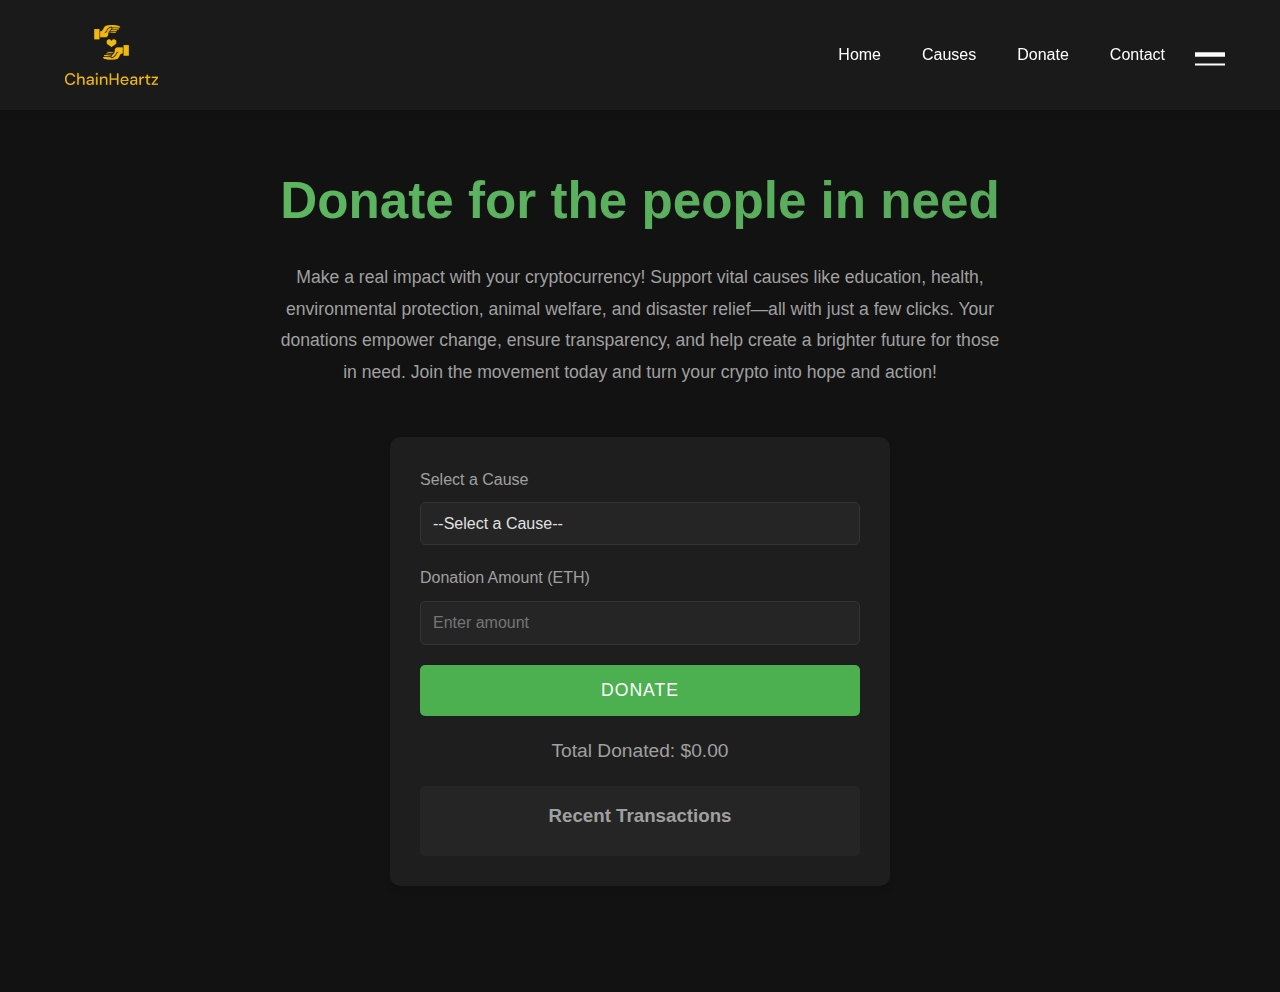
<file: index.html>
<!DOCTYPE html>
<html lang="en">
<head>
    <meta charset="UTF-8">
    <meta name="viewport" content="width=device-width, initial-scale=1.0">
    <title>ChainHeartz</title>
    <link href="styles.css" rel="stylesheet">
</head>
<body>
    <header class="header">
        <nav class="nav">
            <div class="logo-container">
                <img src="./Logo.png" alt="ChainHeartz" class="logo">
            </div>
            
            <div class="nav-links">
                <a href="#home">Home</a>
                <a href="causes.html">Causes</a>
                <a href="#donate">Donate</a>
                <a href="#contact">Contact</a>
            </div>
            
            <button class="hamburger-menu">
                <div class="hamburger-icon">
                    <span class="hamburger-line"></span>
                    <span class="hamburger-line"></span>
                    <span class="hamburger-line"></span>
                </div>
            </button>
        </nav>
    </header>

    <div class="modal" id="passwordModal">
        <div class="modal-content">
            <div class="modal-header">
                <h2>Enter Owner Password</h2>
                <button class="close-button" onclick="closePasswordModal()">&times;</button>
            </div>
            <div class="modal-body">
                <div class="password-input-container">
                    <div class="input-icon-wrapper">
                        <input 
                            type="password" 
                            id="ownerPassword" 
                            placeholder="Enter your password"
                            class="styled-input"
                        >
                        <span class="lock-icon">🔒</span>
                    </div>
                    <button class="submit-button" onclick="verifyPassword()">
                        <span class="button-text">Verify Access</span>
                        <span class="button-icon">→</span>
                    </button>
                </div>
                <p class="security-note">Please enter your owner password to access withdrawal functions.</p>
            </div>
        </div>
    </div>


    <div class="modal" id="withdrawModal">
        <div class="modal-content">
            <div class="modal-header">
                <h2>Withdraw Funds</h2>
                <button class="close-button" onclick="closeWithdrawModal()">&times;</button>
            </div>
            <div class="modal-body">
                <p>Current Balance: $<span id="currentBalance">0.00</span></p>
                <button class="modal-button" onclick="withdrawFunds()">Withdraw All Funds</button>
            </div>
        </div>
    </div>

    <main class="container">
        <h1 class="hero-heading">Donate for the people in need</h1>
        <p class="intro-text">Make a real impact with your cryptocurrency! Support vital causes like education, health, environmental protection, animal welfare, and disaster relief—all with just a few clicks. Your donations empower change, ensure transparency, and help create a brighter future for those in need. Join the movement today and turn your crypto into hope and action!</p>
        <div class="donation-card">
            <div class="form-group">
                <label for="causeSelect">Select a Cause</label>
                <select id="causeSelect" required>
                    <option value="">--Select a Cause--</option>
                    <option value="Education">Education</option>
                    <option value="Health">Health</option>
                    <option value="Environment">Environment</option>
                    <option value="Animal Welfare">Animal Welfare</option>
                    <option value="Natural Disaster Relief">Natural Disaster Relief</option>
                </select>
            </div>
            
            <div class="form-group">
                <label for="donationAmount">Donation Amount (ETH)</label>
                <input type="number" id="donationAmount" placeholder="Enter amount" min="0.1" step="0.01" required>
            </div>
            
            <button class="donate-btn" onclick="web3metaopen(); donate() ">Donate</button>
            
            <div id="totalDonated" class="total-donated">Total Donated: $0.00</div>
            
            <div class="transaction-log">
                <h3>Recent Transactions</h3>
                <div id="transactionList"></div>
            </div>
        </div>
    </main>

    <div class="loading-overlay" id="loadingOverlay">
        <div class="spinner"></div>
        <p>Processing donation...</p>
    </div>
    
    <div class="modal" id="thankYouModal">
        <div class="modal-content">
            <div class="modal-header">
                <h2>Thank You for Your Donation!</h2>
                <button class="close-button" onclick="closeModal()">&times;</button>
            </div>
            <div class="modal-body">
                <p id="modalMessage"></p>
                <p id="transactionCode" class="transaction-code"></p>
            </div>
            <button class="modal-button" onclick="closeModal()">Close</button>
        </div>
    </div>

    <footer>
        <p>&copy; 2024 Crypto Donation Platform. All rights reserved.</p>
    </footer>

    <script src="script.js"></script>
</body>
</html>
</file>
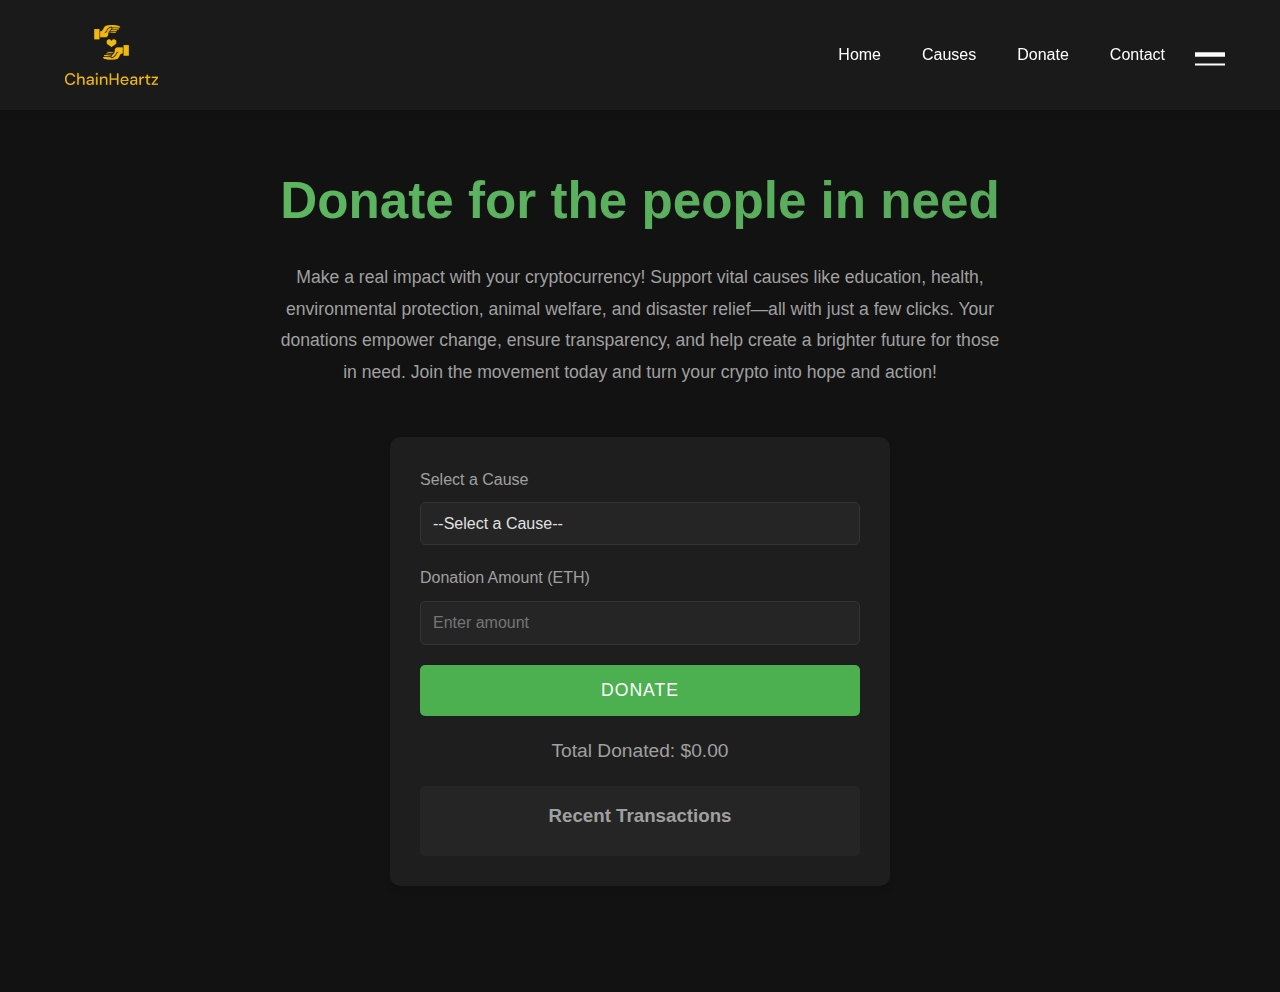
<file: CharityDApp/index.html>
<!DOCTYPE html>
<html lang="en">
<head>
    <meta charset="UTF-8">
    <meta name="viewport" content="width=device-width, initial-scale=1.0">
    <title>ChainHeartz</title>
    <link href="styles.css" rel="stylesheet">
</head>
<body>
    <header class="header">
        <nav class="nav">
            <div class="logo-container">
                <img src="media/Logo.png" alt="ChainHeartz" class="logo">
            </div>
            
            <div class="nav-links">
                <a href="#home">Home</a>
                <a href="causes.html">Causes</a>
                <a href="#donate">Donate</a>
                <a href="#contact">Contact</a>
            </div>
            
            <button class="hamburger-menu">
                <div class="hamburger-icon">
                    <span class="hamburger-line"></span>
                    <span class="hamburger-line"></span>
                    <span class="hamburger-line"></span>
                </div>
            </button>
        </nav>
    </header>

    <div class="modal" id="passwordModal">
        <div class="modal-content">
            <div class="modal-header">
                <h2>Enter Owner Password</h2>
                <button class="close-button" onclick="closePasswordModal()">&times;</button>
            </div>
            <div class="modal-body">
                <div class="password-input-container">
                    <div class="input-icon-wrapper">
                        <input 
                            type="password" 
                            id="ownerPassword" 
                            placeholder="Enter your password"
                            class="styled-input"
                        >
                        <span class="lock-icon">🔒</span>
                    </div>
                    <button class="submit-button" onclick="verifyPassword()">
                        <span class="button-text">Verify Access</span>
                        <span class="button-icon">→</span>
                    </button>
                </div>
                <p class="security-note">Please enter your owner password to access withdrawal functions.</p>
            </div>
        </div>
    </div>


    <div class="modal" id="withdrawModal">
        <div class="modal-content">
            <div class="modal-header">
                <h2>Withdraw Funds</h2>
                <button class="close-button" onclick="closeWithdrawModal()">&times;</button>
            </div>
            <div class="modal-body">
                <p>Current Balance: $<span id="currentBalance">0.00</span></p>
                <button class="modal-button" onclick="withdrawFunds()">Withdraw All Funds</button>
            </div>
        </div>
    </div>

    <main class="container">
        <h1 class="hero-heading">Donate for the people in need</h1>
        <p class="intro-text">Make a real impact with your cryptocurrency! Support vital causes like education, health, environmental protection, animal welfare, and disaster relief—all with just a few clicks. Your donations empower change, ensure transparency, and help create a brighter future for those in need. Join the movement today and turn your crypto into hope and action!</p>
        <div class="donation-card">
            <div class="form-group">
                <label for="causeSelect">Select a Cause</label>
                <select id="causeSelect" required>
                    <option value="">--Select a Cause--</option>
                    <option value="Education">Education</option>
                    <option value="Health">Health</option>
                    <option value="Environment">Environment</option>
                    <option value="Animal Welfare">Animal Welfare</option>
                    <option value="Natural Disaster Relief">Natural Disaster Relief</option>
                </select>
            </div>
            
            <div class="form-group">
                <label for="donationAmount">Donation Amount (ETH)</label>
                <input type="number" id="donationAmount" placeholder="Enter amount" min="0.1" step="0.01" required>
            </div>
            
            <button class="donate-btn" onclick="donate()">Donate</button>
            
            <div id="totalDonated" class="total-donated">Total Donated: $0.00</div>
            
            <div class="transaction-log">
                <h3>Recent Transactions</h3>
                <div id="transactionList"></div>
            </div>
        </div>
    </main>

    <div class="loading-overlay" id="loadingOverlay">
        <div class="spinner"></div>
        <p>Processing donation...</p>
    </div>
    
    <div class="modal" id="thankYouModal">
        <div class="modal-content">
            <div class="modal-header">
                <h2>Thank You for Your Donation!</h2>
                <button class="close-button" onclick="closeModal()">&times;</button>
            </div>
            <div class="modal-body">
                <p id="modalMessage"></p>
                <p id="transactionCode" class="transaction-code"></p>
            </div>
            <button class="modal-button" onclick="closeModal()">Close</button>
        </div>
    </div>

    <footer>
        <p>&copy; 2024 Crypto Donation Platform. All rights reserved.</p>
    </footer>

    <script src="script.js"></script>
</body>
</html>
</file>
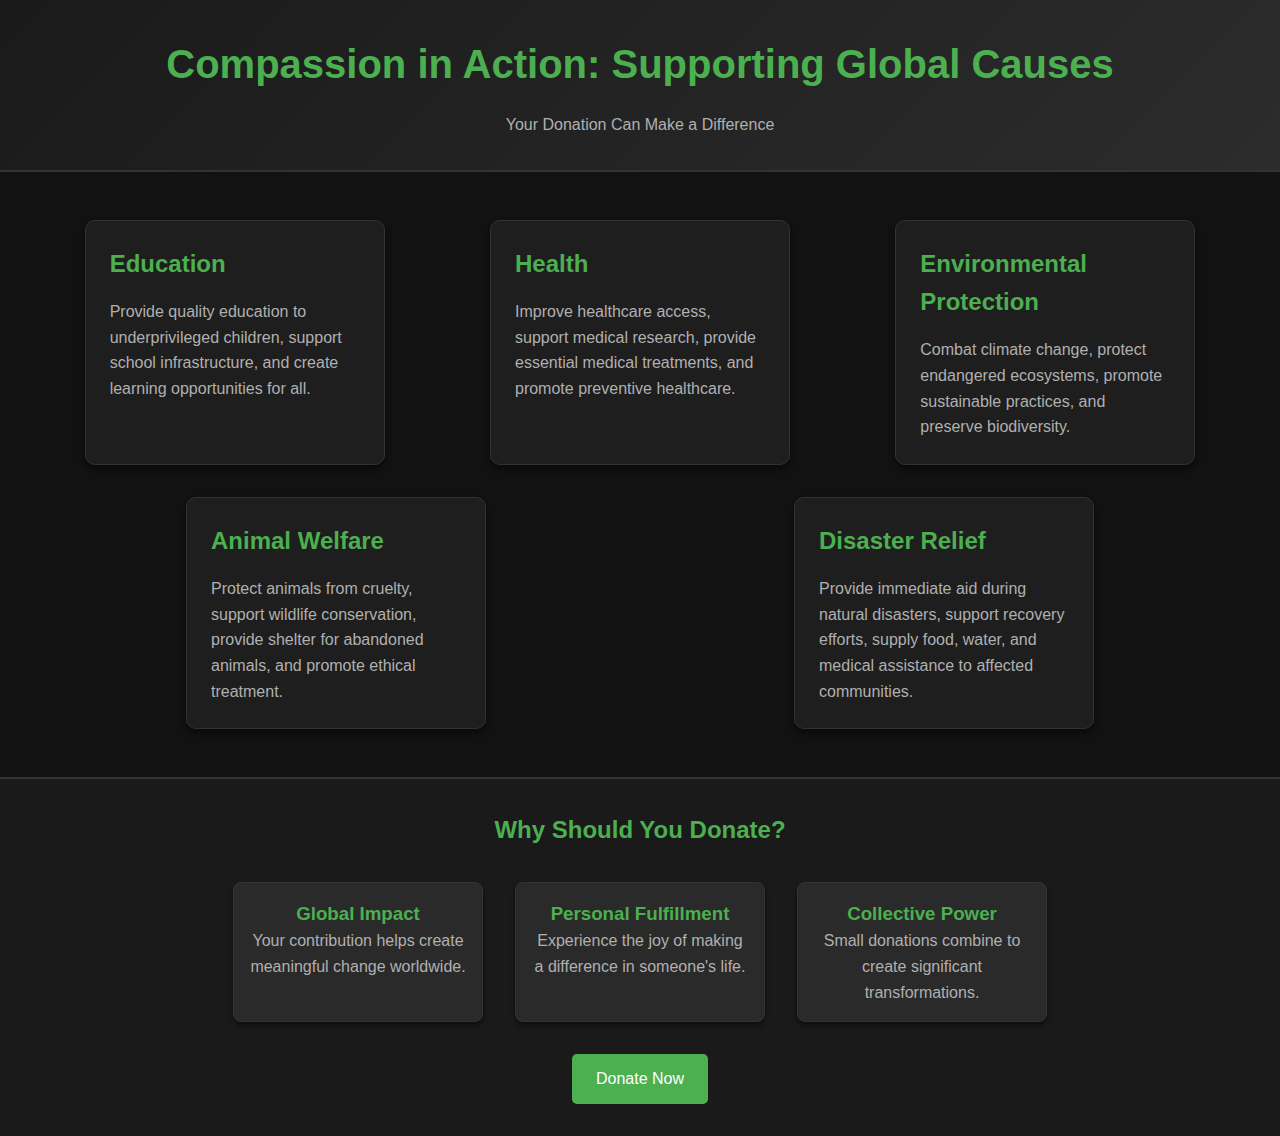
<file: causes.html>
<!DOCTYPE html>
<html lang="en">
<head>
    <meta charset="UTF-8">
    <meta name="viewport" content="width=device-width, initial-scale=1.0">
    <title>Compassion in Action: Supporting Global Causes</title>
    <style>
        /* Dark Theme Global Styles */
        * {
            margin: 0;
            padding: 0;
            box-sizing: border-box;
        }

        body {
            font-family: 'Arial', sans-serif;
            line-height: 1.6;
            background-color: #121212;
            color: #e0e0e0;
        }

        /* Header Styles */
        .header {
            background: linear-gradient(135deg, #1a1a1a, #2c2c2c);
            color: #ffffff;
            text-align: center;
            padding: 2rem;
            border-bottom: 2px solid #333;
        }

        .header h1 {
            font-size: 2.5rem;
            margin-bottom: 1rem;
            color: #4CAF50;
        }

        /* Cause Sections */
        .causes-container {
            display: flex;
            flex-wrap: wrap;
            justify-content: space-around;
            padding: 2rem;
        }

        .cause-card {
            background-color: #1e1e1e;
            border-radius: 10px;
            box-shadow: 0 4px 6px rgba(0,0,0,0.5);
            margin: 1rem;
            padding: 1.5rem;
            width: 300px;
            transition: transform 0.3s ease;
            border: 1px solid #333;
        }

        .cause-card:hover {
            transform: scale(1.05);
            background-color: #2a2a2a;
        }

        .cause-card h2 {
            color: #4CAF50;
            margin-bottom: 1rem;
        }

        /* Donation Section */
        .donation-section {
            background-color: #1a1a1a;
            text-align: center;
            padding: 2rem;
            border-top: 2px solid #333;
        }

        .donation-section h2 {
            color: #4CAF50;
            margin-bottom: 1rem;
        }

        .donation-reasons {
            display: flex;
            justify-content: center;
            flex-wrap: wrap;
        }

        .reason-card {
            background-color: #2a2a2a;
            border-radius: 8px;
            margin: 1rem;
            padding: 1rem;
            width: 250px;
            box-shadow: 0 3px 5px rgba(0,0,0,0.5);
            border: 1px solid #333;
        }

        /* Button Styles */
        .donate-button {
            background-color: #4CAF50;
            color: white;
            border: none;
            padding: 12px 24px;
            border-radius: 5px;
            cursor: pointer;
            transition: all 0.3s ease;
            font-size: 1rem;
            text-decoration: none;
            display: inline-block;
            margin-top: 1rem;
        }

        .donate-button:hover {
            background-color: #45a049;
            transform: scale(1.05);
        }

        /* Responsive Design */
        @media (max-width: 768px) {
            .causes-container, .donation-reasons {
                flex-direction: column;
                align-items: center;
            }
        }

        /* Text Styles */
        p {
            color: #b0b0b0;
        }

        h3 {
            color: #4CAF50;
        }
    </style>
</head>
<body>
    <!-- Header Section -->
    <header class="header">
        <h1>Compassion in Action: Supporting Global Causes</h1>
        <p>Your Donation Can Make a Difference</p>
    </header>

    <!-- Causes Section -->
    <div class="causes-container">
        <!-- Education Cause -->
        <div class="cause-card">
            <h2>Education</h2>
            <p>Provide quality education to underprivileged children, support school infrastructure, and create learning opportunities for all.</p>
        </div>

        <!-- Health Cause -->
        <div class="cause-card">
            <h2>Health</h2>
            <p>Improve healthcare access, support medical research, provide essential medical treatments, and promote preventive healthcare.</p>
        </div>

        <!-- Environmental Protection -->
        <div class="cause-card">
            <h2>Environmental Protection</h2>
            <p>Combat climate change, protect endangered ecosystems, promote sustainable practices, and preserve biodiversity.</p>
        </div>

        <!-- Animal Welfare -->
        <div class="cause-card">
            <h2>Animal Welfare</h2>
            <p>Protect animals from cruelty, support wildlife conservation, provide shelter for abandoned animals, and promote ethical treatment.</p>
        </div>

        <!-- Disaster Relief -->
        <div class="cause-card">
            <h2>Disaster Relief</h2>
            <p>Provide immediate aid during natural disasters, support recovery efforts, supply food, water, and medical assistance to affected communities.</p>
        </div>
    </div>

    <!-- Donation Section -->
    <section class="donation-section">
        <h2>Why Should You Donate?</h2>
        <div class="donation-reasons">
            <div class="reason-card">
                <h3>Global Impact</h3>
                <p>Your contribution helps create meaningful change worldwide.</p>
            </div>
            <div class="reason-card">
                <h3>Personal Fulfillment</h3>
                <p>Experience the joy of making a difference in someone's life.</p>
            </div>
            <div class="reason-card">
                <h3>Collective Power</h3>
                <p>Small donations combine to create significant transformations.</p>
            </div>
        </div>
        <a href="index.html" class="donate-button">Donate Now</a>
    </section>
</body>
</html>
</file>
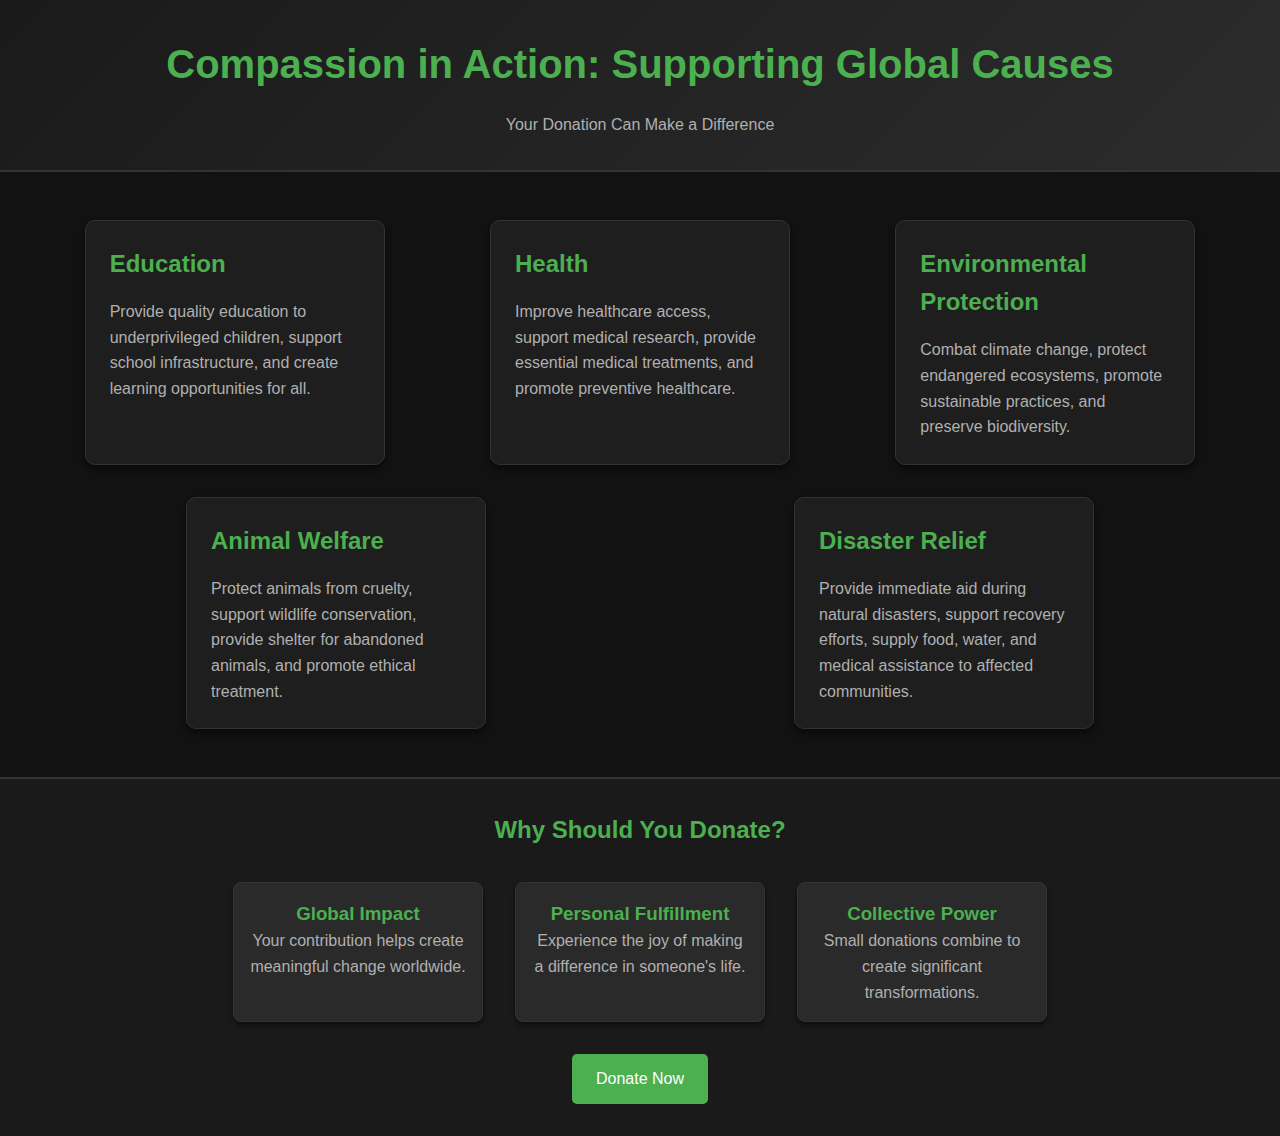
<file: CharityDApp/causes.html>
<!DOCTYPE html>
<html lang="en">
<head>
    <meta charset="UTF-8">
    <meta name="viewport" content="width=device-width, initial-scale=1.0">
    <title>Compassion in Action: Supporting Global Causes</title>
    <style>
        /* Dark Theme Global Styles */
        * {
            margin: 0;
            padding: 0;
            box-sizing: border-box;
        }

        body {
            font-family: 'Arial', sans-serif;
            line-height: 1.6;
            background-color: #121212;
            color: #e0e0e0;
        }

        /* Header Styles */
        .header {
            background: linear-gradient(135deg, #1a1a1a, #2c2c2c);
            color: #ffffff;
            text-align: center;
            padding: 2rem;
            border-bottom: 2px solid #333;
        }

        .header h1 {
            font-size: 2.5rem;
            margin-bottom: 1rem;
            color: #4CAF50;
        }

        /* Cause Sections */
        .causes-container {
            display: flex;
            flex-wrap: wrap;
            justify-content: space-around;
            padding: 2rem;
        }

        .cause-card {
            background-color: #1e1e1e;
            border-radius: 10px;
            box-shadow: 0 4px 6px rgba(0,0,0,0.5);
            margin: 1rem;
            padding: 1.5rem;
            width: 300px;
            transition: transform 0.3s ease;
            border: 1px solid #333;
        }

        .cause-card:hover {
            transform: scale(1.05);
            background-color: #2a2a2a;
        }

        .cause-card h2 {
            color: #4CAF50;
            margin-bottom: 1rem;
        }

        /* Donation Section */
        .donation-section {
            background-color: #1a1a1a;
            text-align: center;
            padding: 2rem;
            border-top: 2px solid #333;
        }

        .donation-section h2 {
            color: #4CAF50;
            margin-bottom: 1rem;
        }

        .donation-reasons {
            display: flex;
            justify-content: center;
            flex-wrap: wrap;
        }

        .reason-card {
            background-color: #2a2a2a;
            border-radius: 8px;
            margin: 1rem;
            padding: 1rem;
            width: 250px;
            box-shadow: 0 3px 5px rgba(0,0,0,0.5);
            border: 1px solid #333;
        }

        /* Button Styles */
        .donate-button {
            background-color: #4CAF50;
            color: white;
            border: none;
            padding: 12px 24px;
            border-radius: 5px;
            cursor: pointer;
            transition: all 0.3s ease;
            font-size: 1rem;
            text-decoration: none;
            display: inline-block;
            margin-top: 1rem;
        }

        .donate-button:hover {
            background-color: #45a049;
            transform: scale(1.05);
        }

        /* Responsive Design */
        @media (max-width: 768px) {
            .causes-container, .donation-reasons {
                flex-direction: column;
                align-items: center;
            }
        }

        /* Text Styles */
        p {
            color: #b0b0b0;
        }

        h3 {
            color: #4CAF50;
        }
    </style>
</head>
<body>
    <!-- Header Section -->
    <header class="header">
        <h1>Compassion in Action: Supporting Global Causes</h1>
        <p>Your Donation Can Make a Difference</p>
    </header>

    <!-- Causes Section -->
    <div class="causes-container">
        <!-- Education Cause -->
        <div class="cause-card">
            <h2>Education</h2>
            <p>Provide quality education to underprivileged children, support school infrastructure, and create learning opportunities for all.</p>
        </div>

        <!-- Health Cause -->
        <div class="cause-card">
            <h2>Health</h2>
            <p>Improve healthcare access, support medical research, provide essential medical treatments, and promote preventive healthcare.</p>
        </div>

        <!-- Environmental Protection -->
        <div class="cause-card">
            <h2>Environmental Protection</h2>
            <p>Combat climate change, protect endangered ecosystems, promote sustainable practices, and preserve biodiversity.</p>
        </div>

        <!-- Animal Welfare -->
        <div class="cause-card">
            <h2>Animal Welfare</h2>
            <p>Protect animals from cruelty, support wildlife conservation, provide shelter for abandoned animals, and promote ethical treatment.</p>
        </div>

        <!-- Disaster Relief -->
        <div class="cause-card">
            <h2>Disaster Relief</h2>
            <p>Provide immediate aid during natural disasters, support recovery efforts, supply food, water, and medical assistance to affected communities.</p>
        </div>
    </div>

    <!-- Donation Section -->
    <section class="donation-section">
        <h2>Why Should You Donate?</h2>
        <div class="donation-reasons">
            <div class="reason-card">
                <h3>Global Impact</h3>
                <p>Your contribution helps create meaningful change worldwide.</p>
            </div>
            <div class="reason-card">
                <h3>Personal Fulfillment</h3>
                <p>Experience the joy of making a difference in someone's life.</p>
            </div>
            <div class="reason-card">
                <h3>Collective Power</h3>
                <p>Small donations combine to create significant transformations.</p>
            </div>
        </div>
        <a href="index.html" class="donate-button">Donate Now</a>
    </section>
</body>
</html>
</file>
<file: styles.css>
:root {
    --bg-dark: #121212;
    --card-dark: #1E1E1E;
    --text-primary: #E0E0E0;
    --text-secondary: #A0A0A0;
    --accent-color: #4CAF50;
    --hover-color: #45a049;
    --nav-spacing: 25px;
}

/* Base Styles */
* {
    margin: 0;
    padding: 0;
    box-sizing: border-box;
}

html, body {
    height: 100%;
    width: 100%;
    overflow-x: hidden;
}

body {
    font-family: 'Arial', sans-serif;
    background-color: var(--bg-dark);
    color: var(--text-primary);
    line-height: 1.6;
    display: flex;
    flex-direction: column;
    min-height: 100vh;
}

/* Header and Navigation */
.header {
    background-color: #1a1a1a;
    padding: var(--nav-spacing) 0;
    width: 100%;
    position: fixed;
    top: 0;
    left: 0;
    right: 0;
    z-index: 100;
    box-shadow: 0 2px 8px rgba(0, 0, 0, 0.15);
}

.nav {
    max-width: 1200px;
    margin: 0 auto;
    display: flex;
    justify-content: space-between;
    align-items: center;
    position: relative;
}

/* Logo Styles with Updated Margin */
.logo-container {
    height: 60px;
    display: flex;
    align-items: center;
    margin-left: var(--nav-spacing);
}

.logo {
    height: 100%;
    width: auto;
}

/* Navigation Links with Updated Margins */
.nav-links {
    display: flex;
    gap: var(--nav-spacing);
    align-items: center;
}

.nav-links a {
    color: #ffffff;
    text-decoration: none;
    font-size: 1rem;
    transition: color 0.3s ease;
    padding: 0.5rem;
}

.nav-links a:last-child {
    margin-right: var(--nav-spacing);
}

.nav-links a:hover {
    color: var(--accent-color);
}

/* Hamburger Menu */
.hamburger-menu {
    display: block;
    background: transparent;
    border: none;
    cursor: pointer;
    padding: var(--nav-spacing) var(--nav-spacing) 0 var(--nav-spacing);
    position: absolute;
    right: 0;
    top: 50%;
    transform: translateY(-50%);
    width: 30px;
    height: 24px;
    z-index: 101;
}

.hamburger-icon {
    width: 100%;
    height: 100%;
    position: relative;
    display: flex;
    flex-direction: column;
    justify-content: space-between;
}

.hamburger-line {
    display: block;
    width: 100%;
    height: 2px;
    background-color: #ffffff;
    position: absolute;
    transition: all 0.3s ease;
}

.hamburger-line:nth-child(1) {
    top: 0;
}

.hamburger-line:nth-child(2) {
    top: 11px;
}

.hamburger-line:nth-child(3) {
    bottom: 0;
}

/* Hamburger Animation States */
.hamburger-menu:hover .hamburger-line {
    background-color: var(--accent-color);
}

.hamburger-menu.active .hamburger-line:nth-child(1) {
    transform: translateY(11px) rotate(45deg);
}

.hamburger-menu.active .hamburger-line:nth-child(2) {
    opacity: 0;
}

.hamburger-menu.active .hamburger-line:nth-child(3) {
    transform: translateY(-11px) rotate(-45deg);
}

/* Container */
.container {
    width: 100%;
    max-width: 800px;
    margin: 0 auto;
    padding: 20px;
    flex-grow: 1;
}

.hamburger-menu:hover .hamburger-line {
    background-color: #4CAF50;
}

/* Hamburger Animation */
.hamburger-menu.active .hamburger-line:nth-child(1) {
    transform: translateY(8px) rotate(45deg);
}

.hamburger-menu.active .hamburger-line:nth-child(2) {
    opacity: 0;
}

.hamburger-menu.active .hamburger-line:nth-child(3) {
    transform: translateY(-8px) rotate(-45deg);
}

/* Responsive Adjustments */
@media screen and (max-width: 768px) {
    .hero-heading {
        font-size: 2.4rem;
        margin: 100px auto 30px;
        padding: 0 20px;
    }

    .hero-heading::after {
        width: 80px;
    }

    @keyframes lineAppear {
        to {
            opacity: 1;
            width: 150px;
        }
    }
}
/* Navigation Links with Updated Spacing */
.nav-links {
    display: flex;
    gap: var(--nav-spacing);
    align-items: center;
    margin-right: var(--nav-spacing);
}

.nav-links a {
    color: #ffffff;
    text-decoration: none;
    font-size: 1rem;
    transition: color 0.3s ease;
    padding: 0.5rem;
}

.nav-links a:last-child {
    padding-right: var(--nav-spacing);
}

.nav-links a:hover {
    color: var(--accent-color);
}

/* Hero Heading with Improved Visibility */
.hero-heading {
    text-align: center;
    font-size: 3.2rem;
    font-weight: 700;
    margin: 120px auto 40px;
    max-width: 800px;
    position: relative;
    background: linear-gradient(45deg, #4CAF50, #45a049);
    -webkit-background-clip: text;
    background-clip: text;
    color: transparent;
    opacity: 1;
    text-shadow: 0 0 1px rgba(255, 255, 255, 0.1);
    transform: translateY(20px);
    animation: headingAppear 1s ease forwards;
    padding: 0 20px;
}

.hero-heading::after {
    content: '';
    position: absolute;
    bottom: -10px;
    left: 50%;
    transform: translateX(-50%);
    width: 100px;
    height: 4px;
    background: linear-gradient(90deg, #4CAF50, #45a049);
    border-radius: 2px;
    opacity: 0;
    animation: lineAppear 1s ease forwards 0.5s;
}

/* Heading Animation */
@keyframes headingAppear {
    to {
        opacity: 1;
        transform: translateY(0);
    }
}

/* Intro Text Styles */
.intro-text {
    color: var(--text-secondary);
    font-size: 1.1rem;
    line-height: 1.8;
    margin: 2rem auto 3rem;
    max-width: 800px;
    text-align: center;
    padding: 0 20px;
    animation: fadeIn 0.8s ease-out;
}

/* Modal Base Styles */
.modal {
    display: none;
    position: fixed;
    top: 0;
    left: 0;
    width: 100%;
    height: 100%;
    background: rgba(0, 0, 0, 0.85);
    z-index: 1000;
    -webkit-backdrop-filter: blur(5px);
    backdrop-filter: blur(5px);
}

.modal.active {
    display: flex;
    justify-content: center;
    align-items: center;
    animation: modalFade 0.3s ease-out;
}

.modal-content {
    background: var(--card-dark);
    border-radius: 12px;
    padding: 2rem;
    width: 90%;
    max-width: 420px;
    box-shadow: 0 8px 32px rgba(0, 0, 0, 0.3);
    transform: translateY(0);
    transition: transform 0.3s ease;
}

/* Modal Header */
.modal-header {
    display: flex;
    justify-content: space-between;
    align-items: center;
    margin-bottom: 1.5rem;
    padding-bottom: 1rem;
    border-bottom: 1px solid rgba(255, 255, 255, 0.1);
}

.modal-header h2 {
    color: var(--text-primary);
    font-size: 1.5rem;
    font-weight: 600;
    margin: 0;
}

.close-button {
    background: none;
    border: none;
    color: var(--text-secondary);
    font-size: 1.5rem;
    cursor: pointer;
    padding: 0.5rem;
    transition: color 0.3s ease;
}

.close-button:hover {
    color: var(--accent-color);
}

/* Password Input Styling */
.password-input-container {
    margin: 1.5rem 0;
}

.input-icon-wrapper {
    position: relative;
    margin-bottom: 1rem;
}

.styled-input {
    width: 100%;
    padding: 1rem 1rem 1rem 3rem;
    background: rgba(255, 255, 255, 0.05);
    border: 1px solid rgba(255, 255, 255, 0.1);
    border-radius: 8px;
    color: var(--text-primary);
    font-size: 1rem;
    transition: all 0.3s ease;
}

.styled-input:focus {
    outline: none;
    border-color: var(--accent-color);
    background: rgba(255, 255, 255, 0.08);
    box-shadow: 0 0 0 3px rgba(76, 175, 80, 0.1);
}

.lock-icon {
    position: absolute;
    left: 1rem;
    top: 50%;
    transform: translateY(-50%);
    font-size: 1.2rem;
    color: var(--text-secondary);
}

/* Submit Button */
.submit-button {
    width: 100%;
    padding: 1rem;
    background: var(--accent-color);
    border: none;
    border-radius: 8px;
    color: white;
    font-size: 1rem;
    font-weight: 500;
    cursor: pointer;
    display: flex;
    justify-content: center;
    align-items: center;
    gap: 0.5rem;
    transition: all 0.3s ease;
}

.submit-button:hover {
    background: var(--hover-color);
    transform: translateY(-1px);
}

.button-text {
    margin-right: 0.5rem;
}

.button-icon {
    font-size: 1.2rem;
    transition: transform 0.3s ease;
}

.submit-button:hover .button-icon {
    transform: translateX(4px);
}

/* Security Note */
.security-note {
    color: var(--text-secondary);
    font-size: 0.9rem;
    text-align: center;
    margin-top: 1rem;
}

/* Animations */
@keyframes modalFade {
    from {
        opacity: 0;
        transform: translateY(-20px);
    }
    to {
        opacity: 1;
        transform: translateY(0);
    }
}

@keyframes fadeIn {
    from {
        opacity: 0;
        transform: translateY(10px);
    }
    to {
        opacity: 1;
        transform: translateY(0);
    }
}

/* Responsive Adjustments */
@media screen and (max-width: 480px) {
    .modal-content {
        padding: 1.5rem;
    }

    .modal-header h2 {
        font-size: 1.3rem;
    }

    .styled-input {
        padding: 0.875rem 0.875rem 0.875rem 2.5rem;
    }

    .intro-text {
        font-size: 1rem;
        line-height: 1.6;
        margin: 1.5rem auto 2.5rem;
    }
}
/* Add these styles to the existing CSS in Version 5 */
.donation-card {
    background-color: var(--card-dark);
    border-radius: 10px;
    padding: 30px;
    box-shadow: 0 4px 6px rgba(0,0,0,0.1);
    width: 100%;
    max-width: 500px;
    margin: 0 auto;
}

.form-group {
    margin-bottom: 20px;
}

.form-group label {
    display: block;
    margin-bottom: 10px;
    color: var(--text-secondary);
    font-weight: 500;
}

.form-group select,
.form-group input {
    width: 100%;
    padding: 12px;
    border: 1px solid #333;
    background-color: #252525;
    color: var(--text-primary);
    border-radius: 5px;
    font-size: 1rem;
    -webkit-appearance: none;
    -moz-appearance: none;
    appearance: none;
}

.donate-btn {
    width: 100%;
    padding: 15px;
    background-color: var(--accent-color);
    color: white;
    border: none;
    border-radius: 5px;
    cursor: pointer;
    font-size: 1.1rem;
    transition: background-color 0.3s ease;
    text-transform: uppercase;
    letter-spacing: 1px;
}

.donate-btn:hover {
    background-color: var(--hover-color);
}

.total-donated {
    text-align: center;
    margin-top: 20px;
    font-size: 1.2rem;
    color: var(--text-secondary);
}

.transaction-log {
    background-color: #252525;
    border-radius: 5px;
    margin-top: 20px;
    padding: 15px;
    max-height: 250px;
    overflow-y: auto;
}

.transaction-log h3 {
    text-align: center;
    margin-bottom: 10px;
    color: var(--text-secondary);
}

.transaction-item {
    display: flex;
    justify-content: space-between;
    align-items: center;
    padding: 8px 0;
    border-bottom: 1px solid #333;
    font-size: 0.9rem;
}

.transaction-item:last-child {
    border-bottom: none;
}

.transaction-item .cause {
    color: var(--accent-color);
    max-width: 40%;
    white-space: nowrap;
    overflow: hidden;
    text-overflow: ellipsis;
}

.transaction-item .transaction-details {
    display: flex;
    flex-direction: column;
    align-items: flex-end;
}

.transaction-item .transaction-id {
    color: var(--text-secondary);
    font-size: 0.7rem;
    margin-top: 3px;
}

/* Footer Styles */
footer {
    background-color: var(--card-dark);
    color: var(--text-secondary);
    text-align: center;
    padding: 20px 10px;
    width: 100%;
    margin-top: auto;
}

footer p {
    margin: 10px 0;
}

footer a {
    color: var(--accent-color);
    text-decoration: none;
    margin: 0 10px;
    font-size: 1.2rem;
}

footer a:hover {
    text-decoration: underline;
}

/* Responsive Adjustments */
@media screen and (max-width: 600px) {
    .container {
        padding: 10px;
    }

    .donation-card {
        padding: 20px 15px;
    }

    h1 {
        font-size: 1.5rem;
    }

    .form-group select,
    .form-group input {
        font-size: 0.9rem;
        padding: 10px;
    }

    .donate-btn {
        font-size: 1rem;
    }

    .transaction-item {
        flex-direction: column;
        align-items: flex-start;
    }

    .transaction-item .transaction-details {
        align-items: flex-start;
        margin-top: 5px;
    }
}

/* Accessibility and Touch Improvements */
@media (hover: hover) {
    .donate-btn:hover {
        opacity: 0.9;
    }
}

@media (pointer: coarse) {
    .donate-btn, 
    nav ul li a {
        min-height: 44px;
        min-width: 44px;
        display: flex;
        align-items: center;
        justify-content: center;
    }
}
.loading-overlay {
    display: none;
    position: fixed;
    top: 0;
    left: 0;
    width: 100%;
    height: 100%;
    background: rgba(0, 0, 0, 0.8);
    justify-content: center;
    align-items: center;
    flex-direction: column;
    z-index: 1000;
}

.loading-overlay.active {
    display: flex;
}

.spinner {
    width: 50px;
    height: 50px;
    border: 5px solid var(--text-secondary);
    border-top: 5px solid var(--accent-color);
    border-radius: 50%;
    animation: spin 1s linear infinite;
    margin-bottom: 1rem;
}

.loading-overlay p {
    color: var(--text-primary);
    font-size: 1.2rem;
    margin-top: 1rem;
}

/* Modal Styles */
.modal {
    display: none;
    position: fixed;
    top: 0;
    left: 0;
    width: 100%;
    height: 100%;
    background: rgba(0, 0, 0, 0.8);
    z-index: 1000;
    opacity: 0;
    transition: opacity 0.3s ease;
}

.modal.active {
    display: flex;
    justify-content: center;
    align-items: center;
    opacity: 1;
}

.modal-content {
    background: var(--card-dark);
    border-radius: 10px;
    padding: 2rem;
    max-width: 500px;
    width: 90%;
    transform: scale(0.7);
    transition: transform 0.3s ease;
}

.modal.active .modal-content {
    transform: scale(1);
}

.modal-header {
    display: flex;
    justify-content: space-between;
    align-items: center;
    margin-bottom: 1.5rem;
}

.modal-header h2 {
    color: var(--accent-color);
    margin: 0;
    font-size: 1.8rem;
}

.close-button {
    background: none;
    border: none;
    color: var(--text-secondary);
    font-size: 1.5rem;
    cursor: pointer;
    padding: 0.5rem;
}

.modal-body {
    margin-bottom: 1.5rem;
}

.modal-body p {
    color: var(--text-primary);
    font-size: 1.2rem;
    line-height: 1.6;
    margin-bottom: 1rem;
}

.transaction-code {
    background: rgba(76, 175, 80, 0.1);
    padding: 0.75rem;
    border-radius: 5px;
    font-family: monospace;
    color: var(--accent-color);
}

.modal-button {
    width: 100%;
    padding: 1rem;
    background-color: var(--accent-color);
    color: white;
    border: none;
    border-radius: 5px;
    cursor: pointer;
    font-size: 1.1rem;
    transition: background-color 0.3s ease;
}

.modal-button:hover {
    background-color: var(--hover-color);
}

@keyframes spin {
    0% { transform: rotate(0deg); }
    100% { transform: rotate(360deg); }
}

@media screen and (max-width: 600px) {
    .modal-content {
        width: 95%;
        padding: 1.5rem;
    }

    .modal-header h2 {
        font-size: 1.5rem;
    }
}

.hamburger-menu {
    display: block;
    position: absolute;
    top: 15px;
    right: 20px;
    z-index: 100;
    cursor: pointer;
}

.hamburger-icon {
    width: 30px;
    height: 4px;
    background-color: var(--text-primary);
    position: relative;
    transition: background-color 0.3s ease;
}

.menu-dropdown {
    display: none;
    position: absolute;
    top: 40px;
    right: 0;
    background-color: var(--card-dark);
    border-radius: 5px;
    box-shadow: 0 2px 5px rgba(0,0,0,0.2);
    padding: 10px;
}

.menu-dropdown.active {
    display: block;
}

#withdrawBtn {
    background: none;
    border: none;
    color: var(--text-primary);
    padding: 10px 20px;
    width: 100%;
    text-align: left;
    cursor: pointer;
    transition: background-color 0.3s ease;
}

#withdrawBtn:hover {
    background-color: var(--accent-color);
}
</file>
<file: CharityDApp/styles.css>
:root {
    --bg-dark: #121212;
    --card-dark: #1E1E1E;
    --text-primary: #E0E0E0;
    --text-secondary: #A0A0A0;
    --accent-color: #4CAF50;
    --hover-color: #45a049;
    --nav-spacing: 25px;
}

/* Base Styles */
* {
    margin: 0;
    padding: 0;
    box-sizing: border-box;
}

html, body {
    height: 100%;
    width: 100%;
    overflow-x: hidden;
}

body {
    font-family: 'Arial', sans-serif;
    background-color: var(--bg-dark);
    color: var(--text-primary);
    line-height: 1.6;
    display: flex;
    flex-direction: column;
    min-height: 100vh;
}

/* Header and Navigation */
.header {
    background-color: #1a1a1a;
    padding: var(--nav-spacing) 0;
    width: 100%;
    position: fixed;
    top: 0;
    left: 0;
    right: 0;
    z-index: 100;
    box-shadow: 0 2px 8px rgba(0, 0, 0, 0.15);
}

.nav {
    max-width: 1200px;
    margin: 0 auto;
    display: flex;
    justify-content: space-between;
    align-items: center;
    position: relative;
}

/* Logo Styles with Updated Margin */
.logo-container {
    height: 60px;
    display: flex;
    align-items: center;
    margin-left: var(--nav-spacing);
}

.logo {
    height: 100%;
    width: auto;
}

/* Navigation Links with Updated Margins */
.nav-links {
    display: flex;
    gap: var(--nav-spacing);
    align-items: center;
}

.nav-links a {
    color: #ffffff;
    text-decoration: none;
    font-size: 1rem;
    transition: color 0.3s ease;
    padding: 0.5rem;
}

.nav-links a:last-child {
    margin-right: var(--nav-spacing);
}

.nav-links a:hover {
    color: var(--accent-color);
}

/* Hamburger Menu */
.hamburger-menu {
    display: block;
    background: transparent;
    border: none;
    cursor: pointer;
    padding: var(--nav-spacing) var(--nav-spacing) 0 var(--nav-spacing);
    position: absolute;
    right: 0;
    top: 50%;
    transform: translateY(-50%);
    width: 30px;
    height: 24px;
    z-index: 101;
}

.hamburger-icon {
    width: 100%;
    height: 100%;
    position: relative;
    display: flex;
    flex-direction: column;
    justify-content: space-between;
}

.hamburger-line {
    display: block;
    width: 100%;
    height: 2px;
    background-color: #ffffff;
    position: absolute;
    transition: all 0.3s ease;
}

.hamburger-line:nth-child(1) {
    top: 0;
}

.hamburger-line:nth-child(2) {
    top: 11px;
}

.hamburger-line:nth-child(3) {
    bottom: 0;
}

/* Hamburger Animation States */
.hamburger-menu:hover .hamburger-line {
    background-color: var(--accent-color);
}

.hamburger-menu.active .hamburger-line:nth-child(1) {
    transform: translateY(11px) rotate(45deg);
}

.hamburger-menu.active .hamburger-line:nth-child(2) {
    opacity: 0;
}

.hamburger-menu.active .hamburger-line:nth-child(3) {
    transform: translateY(-11px) rotate(-45deg);
}

/* Container */
.container {
    width: 100%;
    max-width: 800px;
    margin: 0 auto;
    padding: 20px;
    flex-grow: 1;
}

.hamburger-menu:hover .hamburger-line {
    background-color: #4CAF50;
}

/* Hamburger Animation */
.hamburger-menu.active .hamburger-line:nth-child(1) {
    transform: translateY(8px) rotate(45deg);
}

.hamburger-menu.active .hamburger-line:nth-child(2) {
    opacity: 0;
}

.hamburger-menu.active .hamburger-line:nth-child(3) {
    transform: translateY(-8px) rotate(-45deg);
}

/* Responsive Adjustments */
@media screen and (max-width: 768px) {
    .hero-heading {
        font-size: 2.4rem;
        margin: 100px auto 30px;
        padding: 0 20px;
    }

    .hero-heading::after {
        width: 80px;
    }

    @keyframes lineAppear {
        to {
            opacity: 1;
            width: 150px;
        }
    }
}
/* Navigation Links with Updated Spacing */
.nav-links {
    display: flex;
    gap: var(--nav-spacing);
    align-items: center;
    margin-right: var(--nav-spacing);
}

.nav-links a {
    color: #ffffff;
    text-decoration: none;
    font-size: 1rem;
    transition: color 0.3s ease;
    padding: 0.5rem;
}

.nav-links a:last-child {
    padding-right: var(--nav-spacing);
}

.nav-links a:hover {
    color: var(--accent-color);
}

/* Hero Heading with Improved Visibility */
.hero-heading {
    text-align: center;
    font-size: 3.2rem;
    font-weight: 700;
    margin: 120px auto 40px;
    max-width: 800px;
    position: relative;
    background: linear-gradient(45deg, #4CAF50, #45a049);
    -webkit-background-clip: text;
    background-clip: text;
    color: transparent;
    opacity: 1;
    text-shadow: 0 0 1px rgba(255, 255, 255, 0.1);
    transform: translateY(20px);
    animation: headingAppear 1s ease forwards;
    padding: 0 20px;
}

.hero-heading::after {
    content: '';
    position: absolute;
    bottom: -10px;
    left: 50%;
    transform: translateX(-50%);
    width: 100px;
    height: 4px;
    background: linear-gradient(90deg, #4CAF50, #45a049);
    border-radius: 2px;
    opacity: 0;
    animation: lineAppear 1s ease forwards 0.5s;
}

/* Heading Animation */
@keyframes headingAppear {
    to {
        opacity: 1;
        transform: translateY(0);
    }
}

/* Intro Text Styles */
.intro-text {
    color: var(--text-secondary);
    font-size: 1.1rem;
    line-height: 1.8;
    margin: 2rem auto 3rem;
    max-width: 800px;
    text-align: center;
    padding: 0 20px;
    animation: fadeIn 0.8s ease-out;
}

/* Modal Base Styles */
.modal {
    display: none;
    position: fixed;
    top: 0;
    left: 0;
    width: 100%;
    height: 100%;
    background: rgba(0, 0, 0, 0.85);
    z-index: 1000;
    -webkit-backdrop-filter: blur(5px);
    backdrop-filter: blur(5px);
}

.modal.active {
    display: flex;
    justify-content: center;
    align-items: center;
    animation: modalFade 0.3s ease-out;
}

.modal-content {
    background: var(--card-dark);
    border-radius: 12px;
    padding: 2rem;
    width: 90%;
    max-width: 420px;
    box-shadow: 0 8px 32px rgba(0, 0, 0, 0.3);
    transform: translateY(0);
    transition: transform 0.3s ease;
}

/* Modal Header */
.modal-header {
    display: flex;
    justify-content: space-between;
    align-items: center;
    margin-bottom: 1.5rem;
    padding-bottom: 1rem;
    border-bottom: 1px solid rgba(255, 255, 255, 0.1);
}

.modal-header h2 {
    color: var(--text-primary);
    font-size: 1.5rem;
    font-weight: 600;
    margin: 0;
}

.close-button {
    background: none;
    border: none;
    color: var(--text-secondary);
    font-size: 1.5rem;
    cursor: pointer;
    padding: 0.5rem;
    transition: color 0.3s ease;
}

.close-button:hover {
    color: var(--accent-color);
}

/* Password Input Styling */
.password-input-container {
    margin: 1.5rem 0;
}

.input-icon-wrapper {
    position: relative;
    margin-bottom: 1rem;
}

.styled-input {
    width: 100%;
    padding: 1rem 1rem 1rem 3rem;
    background: rgba(255, 255, 255, 0.05);
    border: 1px solid rgba(255, 255, 255, 0.1);
    border-radius: 8px;
    color: var(--text-primary);
    font-size: 1rem;
    transition: all 0.3s ease;
}

.styled-input:focus {
    outline: none;
    border-color: var(--accent-color);
    background: rgba(255, 255, 255, 0.08);
    box-shadow: 0 0 0 3px rgba(76, 175, 80, 0.1);
}

.lock-icon {
    position: absolute;
    left: 1rem;
    top: 50%;
    transform: translateY(-50%);
    font-size: 1.2rem;
    color: var(--text-secondary);
}

/* Submit Button */
.submit-button {
    width: 100%;
    padding: 1rem;
    background: var(--accent-color);
    border: none;
    border-radius: 8px;
    color: white;
    font-size: 1rem;
    font-weight: 500;
    cursor: pointer;
    display: flex;
    justify-content: center;
    align-items: center;
    gap: 0.5rem;
    transition: all 0.3s ease;
}

.submit-button:hover {
    background: var(--hover-color);
    transform: translateY(-1px);
}

.button-text {
    margin-right: 0.5rem;
}

.button-icon {
    font-size: 1.2rem;
    transition: transform 0.3s ease;
}

.submit-button:hover .button-icon {
    transform: translateX(4px);
}

/* Security Note */
.security-note {
    color: var(--text-secondary);
    font-size: 0.9rem;
    text-align: center;
    margin-top: 1rem;
}

/* Animations */
@keyframes modalFade {
    from {
        opacity: 0;
        transform: translateY(-20px);
    }
    to {
        opacity: 1;
        transform: translateY(0);
    }
}

@keyframes fadeIn {
    from {
        opacity: 0;
        transform: translateY(10px);
    }
    to {
        opacity: 1;
        transform: translateY(0);
    }
}

/* Responsive Adjustments */
@media screen and (max-width: 480px) {
    .modal-content {
        padding: 1.5rem;
    }

    .modal-header h2 {
        font-size: 1.3rem;
    }

    .styled-input {
        padding: 0.875rem 0.875rem 0.875rem 2.5rem;
    }

    .intro-text {
        font-size: 1rem;
        line-height: 1.6;
        margin: 1.5rem auto 2.5rem;
    }
}
/* Add these styles to the existing CSS in Version 5 */
.donation-card {
    background-color: var(--card-dark);
    border-radius: 10px;
    padding: 30px;
    box-shadow: 0 4px 6px rgba(0,0,0,0.1);
    width: 100%;
    max-width: 500px;
    margin: 0 auto;
}

.form-group {
    margin-bottom: 20px;
}

.form-group label {
    display: block;
    margin-bottom: 10px;
    color: var(--text-secondary);
    font-weight: 500;
}

.form-group select,
.form-group input {
    width: 100%;
    padding: 12px;
    border: 1px solid #333;
    background-color: #252525;
    color: var(--text-primary);
    border-radius: 5px;
    font-size: 1rem;
    -webkit-appearance: none;
    -moz-appearance: none;
    appearance: none;
}

.donate-btn {
    width: 100%;
    padding: 15px;
    background-color: var(--accent-color);
    color: white;
    border: none;
    border-radius: 5px;
    cursor: pointer;
    font-size: 1.1rem;
    transition: background-color 0.3s ease;
    text-transform: uppercase;
    letter-spacing: 1px;
}

.donate-btn:hover {
    background-color: var(--hover-color);
}

.total-donated {
    text-align: center;
    margin-top: 20px;
    font-size: 1.2rem;
    color: var(--text-secondary);
}

.transaction-log {
    background-color: #252525;
    border-radius: 5px;
    margin-top: 20px;
    padding: 15px;
    max-height: 250px;
    overflow-y: auto;
}

.transaction-log h3 {
    text-align: center;
    margin-bottom: 10px;
    color: var(--text-secondary);
}

.transaction-item {
    display: flex;
    justify-content: space-between;
    align-items: center;
    padding: 8px 0;
    border-bottom: 1px solid #333;
    font-size: 0.9rem;
}

.transaction-item:last-child {
    border-bottom: none;
}

.transaction-item .cause {
    color: var(--accent-color);
    max-width: 40%;
    white-space: nowrap;
    overflow: hidden;
    text-overflow: ellipsis;
}

.transaction-item .transaction-details {
    display: flex;
    flex-direction: column;
    align-items: flex-end;
}

.transaction-item .transaction-id {
    color: var(--text-secondary);
    font-size: 0.7rem;
    margin-top: 3px;
}

/* Footer Styles */
footer {
    background-color: var(--card-dark);
    color: var(--text-secondary);
    text-align: center;
    padding: 20px 10px;
    width: 100%;
    margin-top: auto;
}

footer p {
    margin: 10px 0;
}

footer a {
    color: var(--accent-color);
    text-decoration: none;
    margin: 0 10px;
    font-size: 1.2rem;
}

footer a:hover {
    text-decoration: underline;
}

/* Responsive Adjustments */
@media screen and (max-width: 600px) {
    .container {
        padding: 10px;
    }

    .donation-card {
        padding: 20px 15px;
    }

    h1 {
        font-size: 1.5rem;
    }

    .form-group select,
    .form-group input {
        font-size: 0.9rem;
        padding: 10px;
    }

    .donate-btn {
        font-size: 1rem;
    }

    .transaction-item {
        flex-direction: column;
        align-items: flex-start;
    }

    .transaction-item .transaction-details {
        align-items: flex-start;
        margin-top: 5px;
    }
}

/* Accessibility and Touch Improvements */
@media (hover: hover) {
    .donate-btn:hover {
        opacity: 0.9;
    }
}

@media (pointer: coarse) {
    .donate-btn, 
    nav ul li a {
        min-height: 44px;
        min-width: 44px;
        display: flex;
        align-items: center;
        justify-content: center;
    }
}
.loading-overlay {
    display: none;
    position: fixed;
    top: 0;
    left: 0;
    width: 100%;
    height: 100%;
    background: rgba(0, 0, 0, 0.8);
    justify-content: center;
    align-items: center;
    flex-direction: column;
    z-index: 1000;
}

.loading-overlay.active {
    display: flex;
}

.spinner {
    width: 50px;
    height: 50px;
    border: 5px solid var(--text-secondary);
    border-top: 5px solid var(--accent-color);
    border-radius: 50%;
    animation: spin 1s linear infinite;
    margin-bottom: 1rem;
}

.loading-overlay p {
    color: var(--text-primary);
    font-size: 1.2rem;
    margin-top: 1rem;
}

/* Modal Styles */
.modal {
    display: none;
    position: fixed;
    top: 0;
    left: 0;
    width: 100%;
    height: 100%;
    background: rgba(0, 0, 0, 0.8);
    z-index: 1000;
    opacity: 0;
    transition: opacity 0.3s ease;
}

.modal.active {
    display: flex;
    justify-content: center;
    align-items: center;
    opacity: 1;
}

.modal-content {
    background: var(--card-dark);
    border-radius: 10px;
    padding: 2rem;
    max-width: 500px;
    width: 90%;
    transform: scale(0.7);
    transition: transform 0.3s ease;
}

.modal.active .modal-content {
    transform: scale(1);
}

.modal-header {
    display: flex;
    justify-content: space-between;
    align-items: center;
    margin-bottom: 1.5rem;
}

.modal-header h2 {
    color: var(--accent-color);
    margin: 0;
    font-size: 1.8rem;
}

.close-button {
    background: none;
    border: none;
    color: var(--text-secondary);
    font-size: 1.5rem;
    cursor: pointer;
    padding: 0.5rem;
}

.modal-body {
    margin-bottom: 1.5rem;
}

.modal-body p {
    color: var(--text-primary);
    font-size: 1.2rem;
    line-height: 1.6;
    margin-bottom: 1rem;
}

.transaction-code {
    background: rgba(76, 175, 80, 0.1);
    padding: 0.75rem;
    border-radius: 5px;
    font-family: monospace;
    color: var(--accent-color);
}

.modal-button {
    width: 100%;
    padding: 1rem;
    background-color: var(--accent-color);
    color: white;
    border: none;
    border-radius: 5px;
    cursor: pointer;
    font-size: 1.1rem;
    transition: background-color 0.3s ease;
}

.modal-button:hover {
    background-color: var(--hover-color);
}

@keyframes spin {
    0% { transform: rotate(0deg); }
    100% { transform: rotate(360deg); }
}

@media screen and (max-width: 600px) {
    .modal-content {
        width: 95%;
        padding: 1.5rem;
    }

    .modal-header h2 {
        font-size: 1.5rem;
    }
}

.hamburger-menu {
    display: block;
    position: absolute;
    top: 15px;
    right: 20px;
    z-index: 100;
    cursor: pointer;
}

.hamburger-icon {
    width: 30px;
    height: 4px;
    background-color: var(--text-primary);
    position: relative;
    transition: background-color 0.3s ease;
}

.menu-dropdown {
    display: none;
    position: absolute;
    top: 40px;
    right: 0;
    background-color: var(--card-dark);
    border-radius: 5px;
    box-shadow: 0 2px 5px rgba(0,0,0,0.2);
    padding: 10px;
}

.menu-dropdown.active {
    display: block;
}

#withdrawBtn {
    background: none;
    border: none;
    color: var(--text-primary);
    padding: 10px 20px;
    width: 100%;
    text-align: left;
    cursor: pointer;
    transition: background-color 0.3s ease;
}

#withdrawBtn:hover {
    background-color: var(--accent-color);
}
</file>
